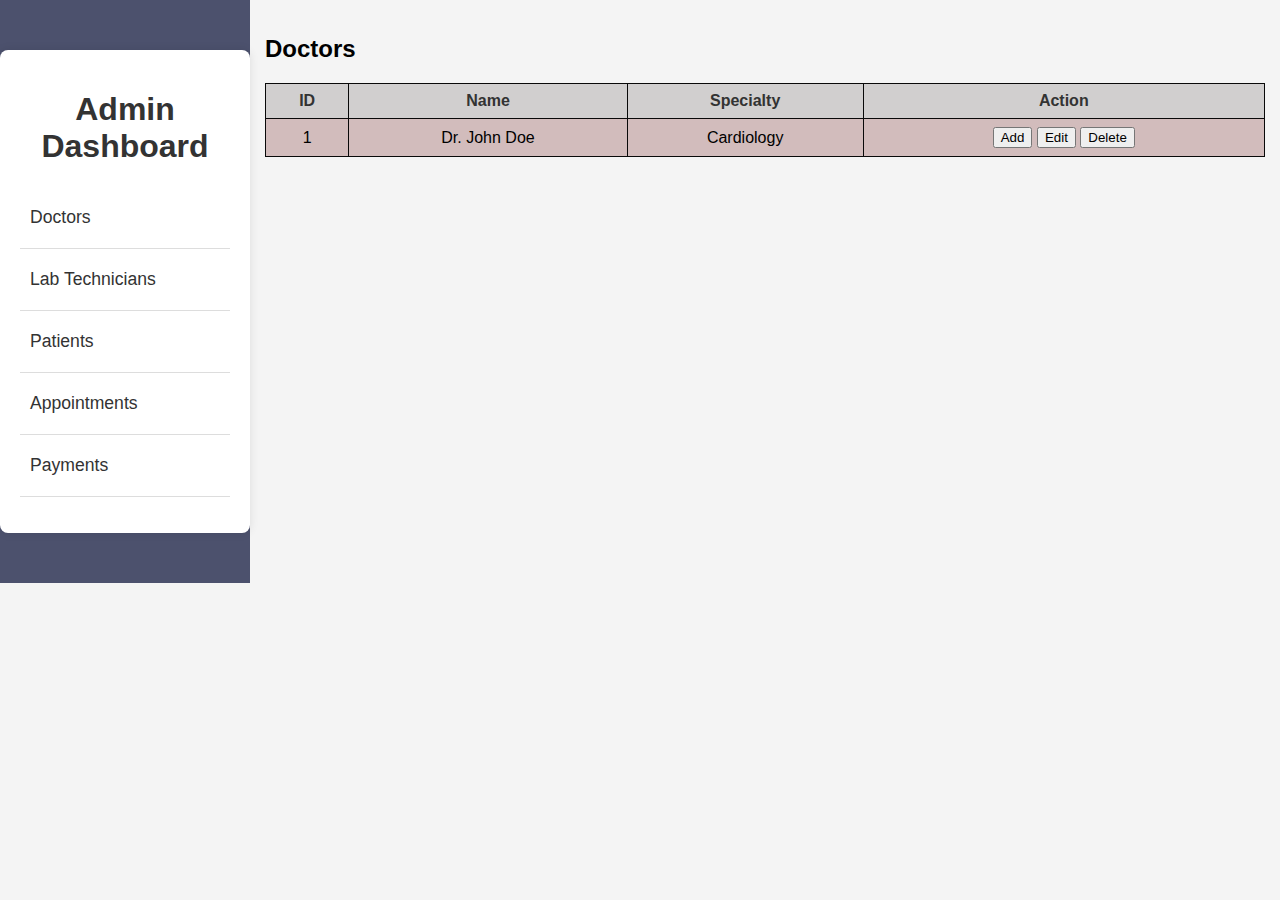
<file: admin.html>
<!DOCTYPE html>
<html lang="en">
<head>
    <meta charset="UTF-8">
    <meta http-equiv="X-UA-Compatible" content="IE=edge">
    <meta name="viewport" content="width=device-width, initial-scale=1.0">
    <title>Admin Dashboard - ABC Laboratory</title>
    <link rel="stylesheet" href="adminstyles.css">
    <style>
        /* CSS styles */
        body {
            font-family: Arial, sans-serif;
            margin: 0;
            padding: 0;
            background-color: #f4f4f4;
        }

        .container {
            max-width: 800px;
            margin: 50px auto;
            padding: 20px;
            background-color: #fff;
            border-radius: 8px;
            box-shadow: 0 0 10px rgba(0, 0, 0, 0.1);
        }

        h1 {
            text-align: center;
            color: #333;
        }

        .menu {
            list-style-type: none;
            padding: 0;
        }

        .menu li {
            padding: 10px 0;
            border-bottom: 1px solid #ddd;
        }

        .menu li a {
            text-decoration: none;
            color: #333;
        }

        .submenu {
            display: none;
            padding-left: 20px;
        }

        .menu li:hover .submenu {
            display: block;
        }
        table {
            width: 100%;
            border-collapse: collapse;
            margin-bottom: 20px;
        }

        th, td {
            border: 1px solid #090909;
            padding: 8px;
            text-align: center;
        }

        th {
            background-color: #d1cfcf;
            color: #333;
        }

        tr:nth-child(even) {
            background-color: #d2bcbc;
        }

        tr:hover {
            background-color: #f2e3f8;
        }
    </style>
</head>
<body>

    <div class="wrapper">
        <!-- Sidebar -->
        <nav id="sidebar">
            <div class="container">
                <h1>Admin Dashboard</h1>
                <ul class="menu">
                    <li>
                        <a href="#doctors">Doctors</a>
                        <ul class="submenu">
                            <li><a href="#adddoctors">Add a doctor</a></li>
                                                       
                        </ul>
                    </li>
                    <li>
                        <a href="#lab-technicians"> Lab Technicians</a>
                        <ul class="submenu">
                            <li><a href="#addtechnicians">Add a Technicians</a></li>
                        </ul>
                    </li>

                    <li>
                        <a href="#patients"> Patients</a>
                        <ul class="submenu">
                            <li><a href="#addpatients">Add a Patients</a></li>
                        </ul>
                    </li>
                    <li>
                        <a href="#appointments"> Appointments</a>
                        <ul class="submenu">
                            <li><a href="#addappointments">Add Appointments</a></li>
                        </ul>
                    </li>
                    <li>
                        <a href="#payments"> Payments</a>
                        <ul class="submenu">
                            <li><a href="#viewpayments">View a Payments</a></li>
                        </ul>
                    </li>
        
                </ul>
            </div>
            </ul>
        </nav>

<!-- Page Content -->
<div id="content">
    <!-- Add your tables here with unique IDs -->
    <div id="doctorsTable" class="dashboard-section">
        <h2>Doctors</h2>
        <table>
            <!-- Table header -->
            <tr>
                <th>ID</th>
                <th>Name</th>
                <th>Specialty</th>
                <th>Action</th>

            </tr>
            <!-- Table data will be dynamically filled -->
            <tr>
                <td>1</td>
                <td>Dr. John Doe</td>
                <td>Cardiology</td>
                <td>
                    <button onclick="addDoctor()">Add </button>
                    <button onclick="editDoctor(1)">Edit</button>
                    <button onclick="deleteDoctor(1)">Delete</button>
                </td>
            </tr>
        </table>
    </div>

    <div id="labTechniciansTable" class="dashboard-section" style="display: none;">
        <h2>Lab Technicians</h2>
        <table>
            <!-- Table header -->
            <tr>
                <th>ID</th>
                <th>Name</th>
                <th>Action</th>
            </tr>

            <!-- Table data will be dynamically filled -->
            <tr>
                <td>1</td>
                <td>Dr. John Doe</td>
                <td>
                    <button onclick="editDoctor(1)">Edit</button>
                    <button onclick="deleteDoctor(1)">Delete</button>
                </td>
            </tr>
        </table>
    </div>
        
    <!-- Repeat the above structure for other submenu items -->

</div>
</div>

<script>

    document.querySelectorAll('.submenu a').forEach(link => {
                link.addEventListener('click', function() {
                    // Hide all tables by default
                    document.querySelectorAll('.dashboard-section').forEach(table => {
                        table.style.display = 'none';
                    });

                    // Show the table corresponding to the clicked submenu item
                    const targetId = link.getAttribute('href').substring(1); // Get target ID without #
                    const targetTable = document.getElementById(targetId);
                    if (targetTable) {
                        targetTable.style.display = 'block';
                    }
                });
            });
    function editDoctor(doctorId) {
        // Implement logic to handle edit action
        alert("Edit Doctor: " + doctorId);
    }

    function deleteDoctor(doctorId) {
        // Implement logic to handle delete action
        alert("Delete Doctor: " + doctorId);
    }
    <script>
    // Function to fetch doctors from backend
    function fetchDoctors() {
        fetch('/api/doctors')
            .then(response => response.json())
            .then(doctors => {
                // Process the fetched doctors data (e.g., update table)
                console.log(doctors);
                // Example: Display fetched doctors in a table
                const doctorsTable = document.getElementById('doctorsTable');
                doctorsTable.innerHTML = ''; // Clear previous data
                doctors.forEach(doctor => {
                    const row = `<tr>
                                    <td>${doctor.id}</td>
                                    <td>${doctor.name}</td>
                                    <td>${doctor.specialty}</td>
                                    <td>
                                        <button onclick="editDoctor(${doctor.id})">Edit</button>
                                        <button onclick="deleteDoctor(${doctor.id})">Delete</button>
                                    </td>
                                </tr>`;
                    doctorsTable.insertAdjacentHTML('beforeend', row);
                });
            })
            .catch(error => console.error('Error fetching doctors:', error));
    }

    // Function to add a new doctor
    function addDoctor() {
        const doctor = {
            name: 'New Doctor',
            specialty: 'Specialty'
        };
        fetch('/api/doctors', {
            method: 'POST',
            headers: {
                'Content-Type': 'application/json'
            },
            body: JSON.stringify(doctor)
        })
        .then(response => response.json())
        .then(data => {
            console.log(data);
            fetchDoctors(); // Refresh the table after adding
        })
        .catch(error => console.error('Error adding doctor:', error));
    }

    // Function to delete a doctor by ID
    function deleteDoctor(id) {
        fetch(`/api/doctors/${id}`, {
            method: 'DELETE'
        })
        .then(response => response.json())
        .then(data => {
            console.log(data);
            fetchDoctors(); // Refresh the table after deletion
        })
        .catch(error => console.error('Error deleting doctor:', error));
    }

    // Call fetchDoctors function when the page loads
    window.addEventListener('DOMContentLoaded', fetchDoctors);

function addDoctor() {
            alert("Add Doctor clicked");
        }
    </script>
        

</body>
</html>
</file>
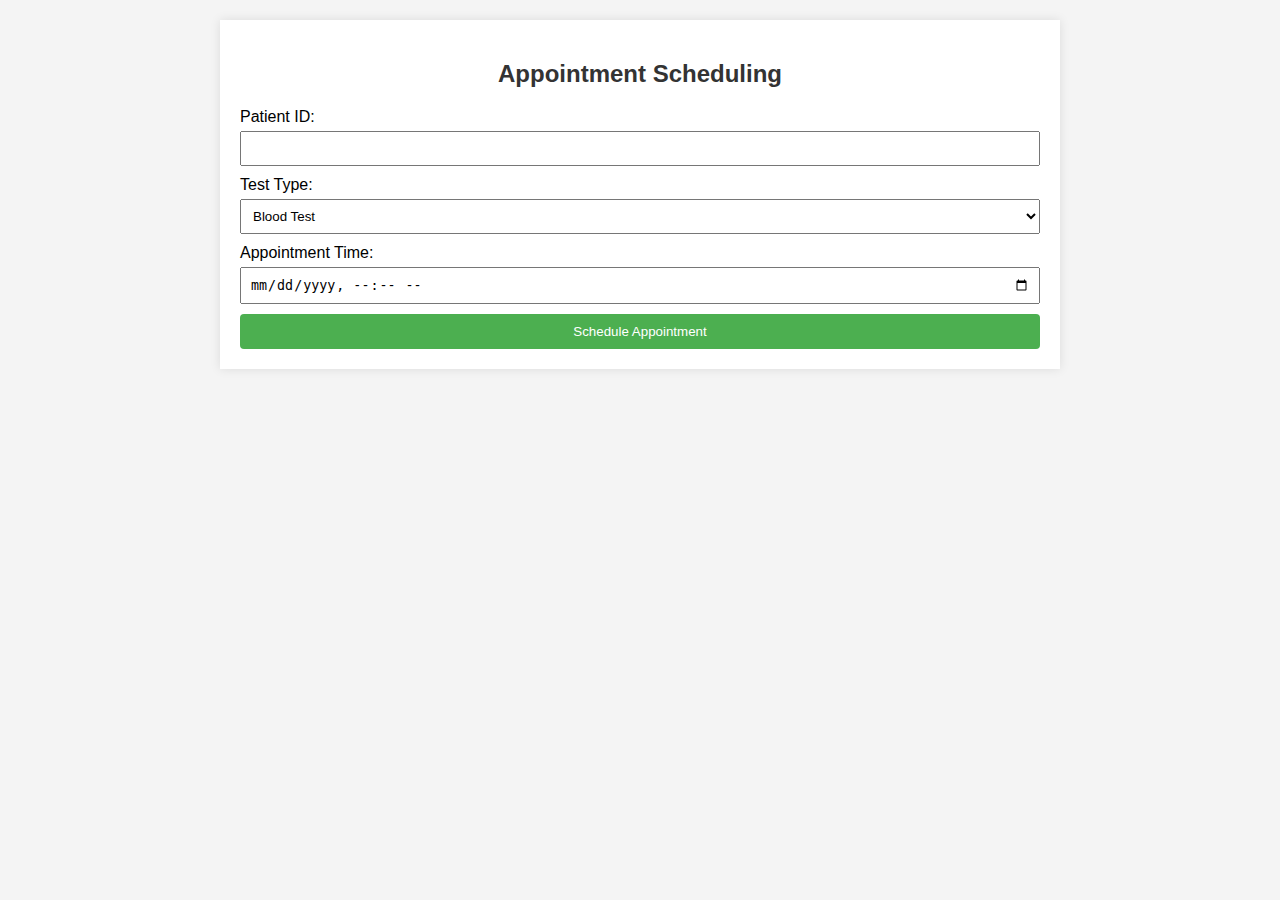
<file: appointment-form.html>
<!DOCTYPE html>
<html lang="en" xmlns:th="http://www.thymeleaf.org">
<head>
    <meta charset="UTF-8">
    <meta name="viewport" content="width=device-width, initial-scale=1.0">
    <title>Appointment Scheduling</title>
    <link rel="stylesheet" href="styles.css">
</head>
<body>

<div class="container">
    <h2>Appointment Scheduling</h2>

    <form method="post" action="api/patient/appointments">
        <label for="patientId">Patient ID:</label>
        <input type="text" id="patientId" name="patientId" required>

        <label for="testType">Test Type:</label>
        <select id="testType" name="testType" required>
            <option value="bloodTest">Blood Test</option>
            <option value="urineTest">Urine Test</option>
            <option value="xRay">X-Ray</option>
            <option value="xRay">Allergy tests</option>
            <option value="xRay">Geneticn test</option>
            
        </select>

        <label for="appointmentTime">Appointment Time:</label>
        <input type="datetime-local" id="appointmentTime" name="appointmentTime" required>

        <button type="submit">Schedule Appointment</button>
    </form>
</div>

<script>
    function validateForm() {
        var patientId = document.getElementById("patientId").value;
        var testType = document.getElementById("testType").value;
        var appointmentTime = document.getElementById("appointmentTime").value;

        if (patientId == "" || testType == "" || appointmentTime == "") {
            alert("All fields are required");
            return false;
        }

        var now = new Date().toISOString().slice(0, 16);
        if (appointmentTime < now) {
            alert("Appointment time must be in the future");
            return false;
        }

        return true;
    }
</script>

</body>
</html>
</file>
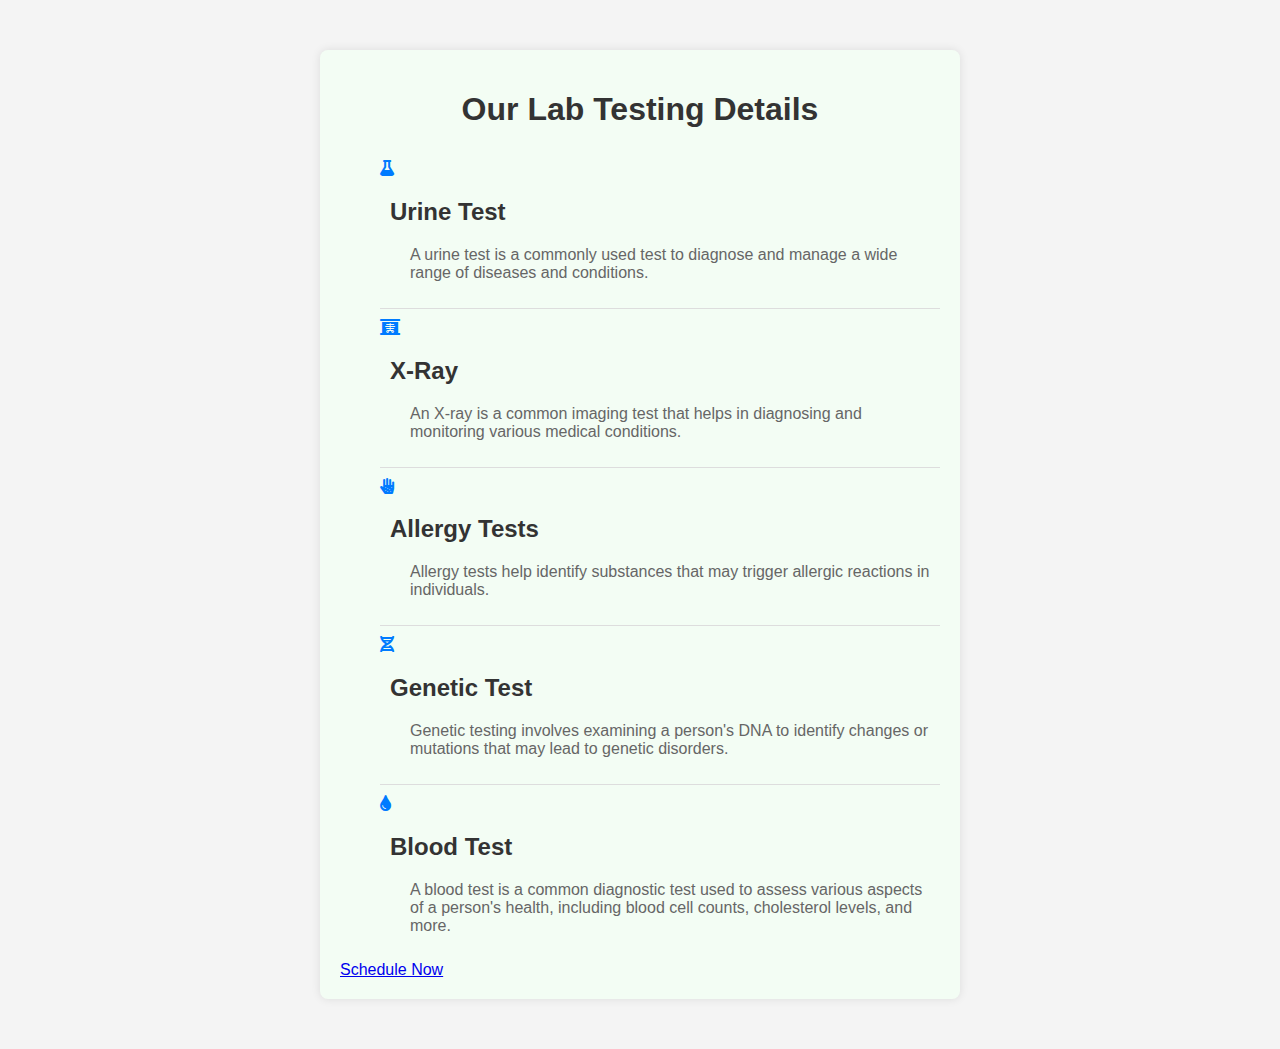
<file: ourtest.html>
<!DOCTYPE html>
<html lang="en">
<head>
    <meta charset="UTF-8">
    <meta name="viewport" content="width=device-width, initial-scale=1.0">
    <title>Our Lab Testing Details - ABC Laboratory</title>
    <!-- Font Awesome CSS -->
    <link rel="stylesheet" href="https://cdnjs.cloudflare.com/ajax/libs/font-awesome/5.15.4/css/all.min.css">
    <style>
        /* CSS styles */
        body {
            font-family: Arial, sans-serif;
            margin: 0;
            padding: 0;
            background-color: #f4f4f4;
        }

        .container {
            display:grid;
            max-width: 600px;
            margin: 50px auto;
            padding: 20px;
            background-color: #f3fdf4;
            border-radius: 8px;
            box-shadow: 0 0 10px rgba(0, 0, 0, 0.1);
        }

        h1 {
            text-align: center;
            color: #333;
        }

        .test-list {
            list-style-type: none;;
            padding: 10;
            margin: 0;
        }

        .test-item {
            border-bottom: 1px solid #ddd;
            padding: 10px 0;
        }

        .test-item:last-child {
            border-bottom: none;
        }

        .test-item h2 {
            color: #333;
            margin-left: 10px;
        }

        .test-item p {
            color: #666;
            margin-left: 30px;
        }

        .icon {
            color: #007bff;
            margin-right: 10px;
        }
    </style>
</head>
<body>
    <div class="container">
        <h1>Our Lab Testing Details</h1>
        <ul class="test-list">
            <li class="test-item">
                <i class="fas fa-flask icon"></i>
                <h2>Urine Test</h2>
                <p>A urine test is a commonly used test to diagnose and manage a wide range of diseases and conditions.</p>
            </li>
            <li class="test-item">
                <i class="fas fa-x-ray icon"></i>
                <h2>X-Ray</h2>
                <p>An X-ray is a common imaging test that helps in diagnosing and monitoring various medical conditions.</p>
            </li>
            <li class="test-item">
                <i class="fas fa-allergies icon"></i>
                <h2>Allergy Tests</h2>
                <p>Allergy tests help identify substances that may trigger allergic reactions in individuals.</p>
            </li>
            <li class="test-item">
                <i class="fas fa-dna icon"></i>
                <h2>Genetic Test</h2>
                <p>Genetic testing involves examining a person's DNA to identify changes or mutations that may lead to genetic disorders.</p>
            </li>
            <li class="test-item">
                <i class="fas fa-tint icon"></i>
                <h2>Blood Test</h2>
                <p>A blood test is a common diagnostic test used to assess various aspects of a person's health, including blood cell counts, cholesterol levels, and more.</p>
            </li>
            <!-- Add more lab tests as needed -->
        </ul>
        <a href="appointment-form.html" class="schedule-button">Schedule Now</a>
    </div>
       
</body>
</html>
</file>
<file: adminstyles.css>
body {
    font-family: Arial, sans-serif;
    background-color: #f4f4f4;
    margin: 0;
    padding: 0;
}

.wrapper {
    display: flex;
    height: 100%;
}

#sidebar {
    min-width: 250px;
    max-width: 250px;
    background: #4c516d;
    color: #fff;
    transition: all 0.3s;
}

#sidebar.active {
    margin-left: -250px;
}

#content {
    width: 100%;
    padding: 15px;
}

.sidebar-header {
    padding: 20px;
    text-align: center;
    background: #343a40;
}

.sidebar-header h3 {
    color: #fff;
}

ul.components {
    padding: 20px;
    border-bottom: 1px solid #47748b;
}

ul p {
    padding: 10px;
    font-size: 1.1em;
    display: block;
    color: #fff;
}

ul li a {
    padding: 10px;
    font-size: 1.1em;
    display: block;
    color: #fff;
}

ul li a:hover {
    color: #ffffff;
    background: #343a40;
}

.dashboard-section {
    margin-top: 20px;
}

table {
    width: 100%;
    border-collapse: collapse;
    margin-top: 20px;
}

th, td {
    padding: 10px;
    text-align: left;
    border-bottom: 1px solid #ddd;
}

th {
    background-color: #f2f2f2;
}
</file>
<file: styles.css>
font-family: 'Arial', sans-serif;
    background-color: #f4f4f4;
    margin: 0;
    padding: 0;
}

.container {
    max-width: 600px;
    margin: 20px auto;
    background-color: #fff;
    padding: 20px;
    border-radius: 8px;
    box-shadow: 0 0 10px rgba(0, 0, 0, 0.1);
}

h2 {
    color: #333;
    text-align: center;
}

form {
    margin-top: 20px;
}

label {
    display: block;
    margin-bottom: 5px;
}

input,
select,
textarea {
    width: 100%;
    padding: 8px;
    margin-bottom: 10px;
    box-sizing: border-box;
}

button {
    padding: 10px;
    background-color: #4caf50;
    color: white;
    border: none;
    cursor: pointer;
    width: 100%;
    box-sizing: border-box;
    border-radius: 4px;
}

button:hover {
    background-color: #45a049;
}

#testResults {
    margin-top: 20px;
}

.test-result-entry {
    border: 1px solid #ddd;
    padding: 15px;
    margin-bottom: 15px;
    border-radius: 8px;
}

a {
    display: block;
    background-color: #4caf50;
    color: white;
    padding: 8px;
    text-align: center;
    text-decoration: none;
    border-radius: 4px;
    cursor: pointer;
    margin-top: 10px;
}

a:hover {
    background-color: #45a049;
}
body {
    font-family: Arial, sans-serif;
    background-color: #f4f4f4;
    margin: 0;
    padding: 0;
}

.container {
    max-width: 800px;
    margin: 0 auto;
    padding: 20px;
    background-color: #fff;
    box-shadow: 0 0 10px rgba(0, 0, 0, 0.1);
    margin-top: 20px;
}

h1, h2 {
    color: #333;
}

table {
    width: 100%;
    border-collapse: collapse;
    margin-top: 20px;
}

th, td {
    padding: 10px;
    text-align: left;
    border-bottom: 1px solid #ddd;
}

th {
    background-color: #f2f2f2;
}
</file>
